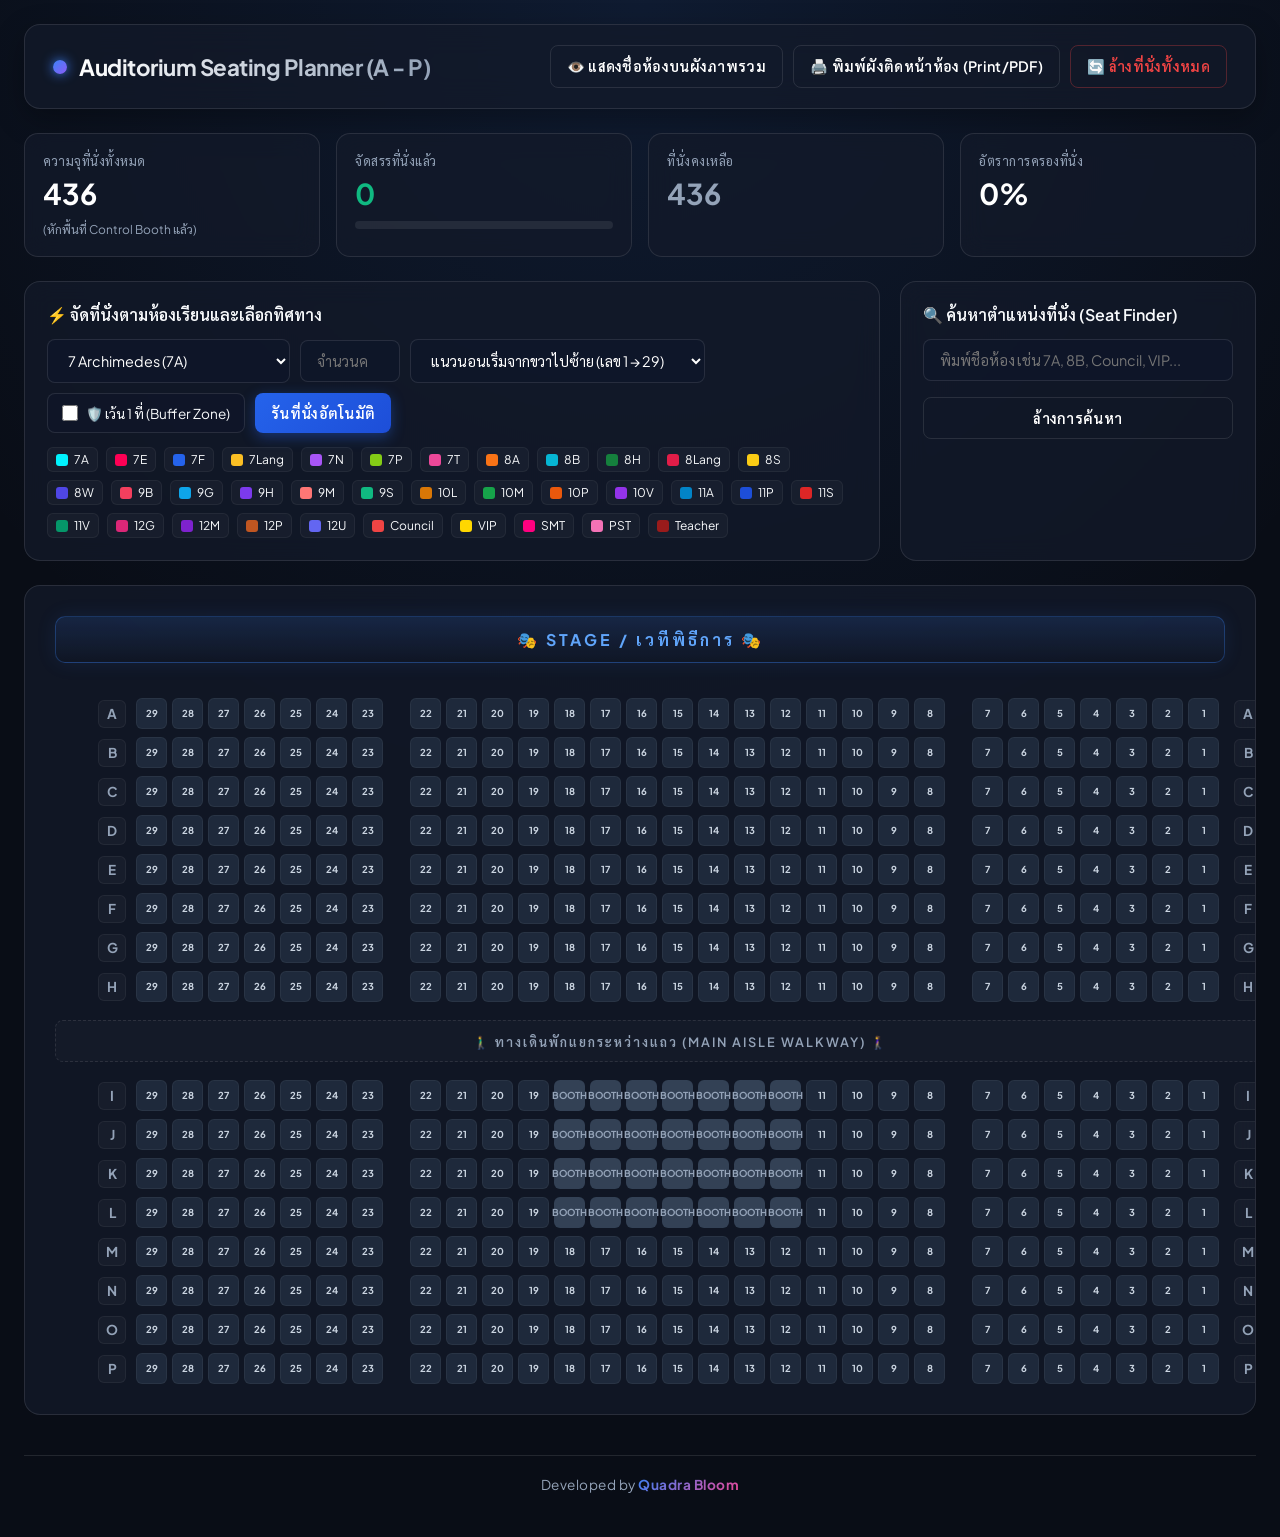
<file: index.html>
<!DOCTYPE html>
<html lang="th">
<head>
    <meta charset="UTF-8">
    <meta name="viewport" content="width=device-width, initial-scale=1.0">
    <title>AI Studio Auditorium Seating Planner</title>
    <link href="https://fonts.googleapis.com/css2?family=Plus+Jakarta+Sans:wght@400;500;600;700&family=Sarabun:wght@300;400;500;600;700&display=swap" rel="stylesheet">
    <link rel="stylesheet" href="styles.css">
</head>
<body>

<div class="container">
    <header>
        <div class="logo-title">
            <div class="logo-badge"></div>
            <h1>Auditorium Seating Planner (A - P)</h1>
        </div>
        <div style="display: flex; gap: 10px;">
            <button class="btn-outline" id="toggle-label-btn" onclick="toggleClassLabelsOverview()">👁️ แสดงชื่อห้องบนผังภาพรวม</button>
            <button class="btn-outline" onclick="window.print()">🖨️ พิมพ์ผังติดหน้าห้อง (Print/PDF)</button>
            <button class="btn-outline" style="color: #ef4444; border-color: rgba(239, 68, 68, 0.3);" onclick="resetAllSeats()">🔄 ล้างที่นั่งทั้งหมด</button>
        </div>
    </header>

    <!-- Dashboard Gauges -->
    <div class="dashboard">
        <div class="stat-card">
            <div class="stat-label">ความจุที่นั่งทั้งหมด</div>
            <div class="stat-value" id="total-seats">0</div>
            <span style="font-size: 0.75rem; color: var(--text-secondary);">(หักพื้นที่ Control Booth แล้ว)</span>
        </div>
        <div class="stat-card">
            <div class="stat-label">จัดสรรที่นั่งแล้ว</div>
            <div class="stat-value" id="allocated-seats" style="color: #10b981;">0</div>
            <div class="progress-bar"><div class="progress-fill" id="progress-fill"></div></div>
        </div>
        <div class="stat-card">
            <div class="stat-label">ที่นั่งคงเหลือ</div>
            <div class="stat-value" id="remaining-seats" style="color: var(--text-secondary);">0</div>
        </div>
        <div class="stat-card">
            <div class="stat-label">อัตราการครองที่นั่ง</div>
            <div class="stat-value" id="occupancy-rate">0%</div>
        </div>
    </div>

    <!-- Controls Panel -->
    <div class="controls-grid">
        <div class="panel">
            <div class="panel-title">⚡ จัดที่นั่งตามห้องเรียนและเลือกทิศทาง</div>
            <div class="form-row">
                <select id="class-select" style="min-width: 230px;"></select>
                
                <input type="number" id="group-count" placeholder="จำนวนคน" style="width: 100px;" min="1">
                
                <select id="allocation-mode" style="min-width: 240px;">
                    <optgroup label="↔️ จัดแนวนอนทีละแถว">
                        <option value="HORIZ_1_TO_29">แนวนอนเริ่มจากขวาไปซ้าย (เลข 1 → 29)</option>
                        <option value="HORIZ_29_TO_1">แนวนอนเริ่มจากซ้ายไปขวา (เลข 29 → 1)</option>
                    </optgroup>
                    <optgroup label="↕️ จัดแนวตั้งเกาะกลุ่มโซน">
                        <option value="ZONE_RIGHT_VER">แนวตั้งโซนขวาก่อน (เลข 1-7)</option>
                        <option value="ZONE_CENTER_VER">แนวตั้งโซนกลางก่อน (เลข 8-22)</option>
                        <option value="ZONE_LEFT_VER">แนวตั้งโซนซ้ายก่อน (เลข 23-29)</option>
                    </optgroup>
                </select>

                <!-- Buffer Zone Checkbox -->
                <label class="checkbox-label" title="เมื่อติ๊กเปิด ระบบจะเว้นเก้าอี้ว่าง 1 ที่นั่งก่อนเริ่มรันกลุ่มใหม่">
                    <input type="checkbox" id="buffer-zone-check">
                    🛡️ เว้น 1 ที่ (Buffer Zone)
                </label>

                <button onclick="allocateGroup()">รันที่นั่งอัตโนมัติ</button>
            </div>

            <div class="legend-container" id="legend-container"></div>
        </div>

        <div class="panel">
            <div class="panel-title">🔍 ค้นหาตำแหน่งที่นั่ง (Seat Finder)</div>
            <div class="form-row" style="flex-direction: column; align-items: stretch;">
                <input type="text" id="search-input" placeholder="พิมพ์ชื่อห้อง เช่น 7A, 8B, Council, VIP..." oninput="searchSeats()">
                <button class="btn-outline" style="margin-top: 6px;" onclick="clearSearch()">ล้างการค้นหา</button>
            </div>
        </div>
    </div>

    <!-- 2D Seating Layout Map -->
    <div class="seating-wrapper" id="seating-wrapper">
        <div class="stage">🎭 STAGE / เวทีพิธีการ 🎭</div>
        <div class="seating-grid" id="seating-grid"></div>
    </div>

    <!-- Footer Credit -->
    <footer>
        Developed by <span class="brand">Quadra Bloom</span>
    </footer>
</div>

<script src="script.js"></script>
</body>
</html>
</file>
<file: styles.css>
:root {
    --bg-main: #090d16;
    --panel-bg: rgba(19, 26, 42, 0.75);
    --panel-border: rgba(255, 255, 255, 0.1);
    --text-primary: #f8fafc;
    --text-secondary: #94a3b8;
    --accent-glow: #3b82f6;
    --seat-empty: #1e293b;
    --booth-bg: #334155;
}

* { 
    box-sizing: border-box; 
    margin: 0; 
    padding: 0; 
    font-family: 'Plus Jakarta Sans', 'Sarabun', sans-serif; 
}

body { 
    background-color: var(--bg-main); 
    color: var(--text-primary); 
    padding: 24px; 
    min-height: 100vh; 
    background-image: radial-gradient(circle at 50% 0%, rgba(59, 130, 246, 0.12), transparent 50%); 
}

.container { 
    max-width: 1600px; 
    margin: 0 auto; 
}

header { 
    display: flex; 
    justify-content: space-between; 
    align-items: center; 
    margin-bottom: 24px; 
    background: var(--panel-bg); 
    backdrop-filter: blur(16px); 
    padding: 20px 28px; 
    border-radius: 16px; 
    border: 1px solid var(--panel-border); 
    box-shadow: 0 10px 30px rgba(0,0,0,0.3); 
}

.logo-title { 
    display: flex; 
    align-items: center; 
    gap: 12px; 
}

.logo-badge { 
    background: linear-gradient(135deg, #3b82f6, #8b5cf6); 
    width: 14px; 
    height: 14px; 
    border-radius: 50%; 
    box-shadow: 0 0 12px #3b82f6; 
}

h1 { 
    font-size: 1.4rem; 
    font-weight: 700; 
    letter-spacing: -0.5px; 
    background: linear-gradient(to right, #ffffff, #94a3b8); 
    -webkit-background-clip: text; 
    -webkit-text-fill-color: transparent; 
}

/* Dashboard Stat Cards */
.dashboard { 
    display: grid; 
    grid-template-columns: repeat(auto-fit, minmax(220px, 1fr)); 
    gap: 16px; 
    margin-bottom: 24px; 
}

.stat-card { 
    background: var(--panel-bg); 
    backdrop-filter: blur(12px); 
    padding: 18px; 
    border-radius: 14px; 
    border: 1px solid var(--panel-border); 
    text-align: left; 
}

.stat-label { 
    font-size: 0.8rem; 
    color: var(--text-secondary); 
    text-transform: uppercase; 
    letter-spacing: 0.5px; 
}

.stat-value { 
    font-size: 1.8rem; 
    font-weight: 700; 
    margin: 6px 0; 
    color: #fff; 
}

.progress-bar { 
    background: rgba(255,255,255,0.08); 
    height: 8px; 
    border-radius: 4px; 
    overflow: hidden; 
    margin-top: 10px; 
}

.progress-fill { 
    height: 100%; 
    background: linear-gradient(90deg, #3b82f6, #10b981); 
    width: 0%; 
    transition: width 0.4s ease; 
}

/* Control Panel */
.controls-grid { 
    display: grid; 
    grid-template-columns: 2.4fr 1fr; 
    gap: 20px; 
    margin-bottom: 24px; 
}

.panel { 
    background: var(--panel-bg); 
    backdrop-filter: blur(12px); 
    padding: 22px; 
    border-radius: 16px; 
    border: 1px solid var(--panel-border); 
}

.panel-title { 
    font-size: 1rem; 
    font-weight: 600; 
    margin-bottom: 14px; 
    display: flex; 
    align-items: center; 
    gap: 8px; 
}

.form-row { 
    display: flex; 
    gap: 10px; 
    flex-wrap: wrap; 
    align-items: center; 
}

input, select, button { 
    padding: 11px 16px; 
    background: rgba(15, 23, 42, 0.8); 
    border: 1px solid var(--panel-border); 
    border-radius: 8px; 
    font-size: 0.9rem; 
    color: #fff; 
    outline: none; 
    transition: all 0.2s; 
}

input:focus, select:focus { 
    border-color: var(--accent-glow); 
    box-shadow: 0 0 10px rgba(59, 130, 246, 0.3); 
}

button { 
    background: linear-gradient(135deg, #2563eb, #1d4ed8); 
    border: none; 
    cursor: pointer; 
    font-weight: 600; 
    letter-spacing: 0.3px; 
    box-shadow: 0 4px 14px rgba(37, 99, 235, 0.4); 
}

button:hover { 
    transform: translateY(-1px); 
    box-shadow: 0 6px 20px rgba(37, 99, 235, 0.6); 
}

.btn-outline { 
    background: transparent; 
    border: 1px solid var(--panel-border); 
    box-shadow: none; 
}

.btn-outline:hover { 
    background: rgba(255,255,255,0.05); 
}

.btn-active { 
    background: #3b82f6 !important; 
    color: white !important; 
    border-color: #60a5fa !important; 
}

/* Buffer Zone Checkbox */
.checkbox-label { 
    display: flex; 
    align-items: center; 
    gap: 8px; 
    font-size: 0.85rem; 
    color: var(--text-primary); 
    cursor: pointer; 
    user-select: none; 
    background: rgba(15, 23, 42, 0.6); 
    padding: 10px 14px; 
    border-radius: 8px; 
    border: 1px solid var(--panel-border); 
}

.checkbox-label input { 
    width: 16px; 
    height: 16px; 
    accent-color: #3b82f6; 
    cursor: pointer; 
}

/* Seating Map Layout */
.seating-wrapper { 
    background: var(--panel-bg); 
    backdrop-filter: blur(12px); 
    padding: 30px; 
    border-radius: 16px; 
    border: 1px solid var(--panel-border); 
    overflow-x: auto; 
}

.stage { 
    background: linear-gradient(180deg, rgba(59, 130, 246, 0.15), transparent); 
    border: 1px solid rgba(59, 130, 246, 0.3); 
    color: #60a5fa; 
    text-align: center; 
    padding: 12px; 
    border-radius: 10px; 
    font-weight: 700; 
    letter-spacing: 3px; 
    margin-bottom: 35px; 
    text-transform: uppercase; 
    box-shadow: 0 0 20px rgba(59, 130, 246, 0.1); 
}

.seating-grid { 
    display: flex; 
    flex-direction: column; 
    gap: 8px; 
    min-width: 1250px; 
}

.row-container { 
    display: flex; 
    align-items: center; 
    gap: 10px; 
    justify-content: center; 
}

.row-label { 
    width: 28px; 
    height: 28px; 
    display: flex; 
    align-items: center; 
    justify-content: center; 
    font-weight: 700; 
    font-size: 0.85rem; 
    color: var(--text-secondary); 
    background: rgba(255,255,255,0.03); 
    border-radius: 6px; 
    border: 1px solid rgba(255,255,255,0.05); 
}

/* Aisle Space between H and I */
.aisle-gap { 
    height: 42px; 
    margin: 10px 0; 
    display: flex; 
    align-items: center; 
    justify-content: center; 
    background: rgba(255, 255, 255, 0.02); 
    border-radius: 8px; 
    border: 1px dashed rgba(255, 255, 255, 0.1); 
    color: var(--text-secondary); 
    font-size: 0.8rem; 
    letter-spacing: 2px; 
    font-weight: 600; 
}

.block-section { 
    display: flex; 
    gap: 5px; 
}

.block-side { 
    width: calc(7 * 36px); 
}

.block-center { 
    width: calc(15 * 36px); 
    margin: 0 12px; 
}

/* Seat Element Styling */
.seat {
    width: 31px; 
    height: 31px; 
    border-radius: 6px; 
    background-color: var(--seat-empty);
    display: flex; 
    flex-direction: column; 
    align-items: center; 
    justify-content: center;
    font-size: 0.65rem; 
    font-weight: 700; 
    color: #cbd5e1; 
    cursor: pointer;
    user-select: none; 
    transition: all 0.15s ease; 
    position: relative; 
    border: 1px solid rgba(255, 255, 255, 0.05);
    line-height: 1;
}

.seat:hover:not(.booth) { 
    transform: scale(1.3); 
    z-index: 25; 
    box-shadow: 0 0 15px rgba(255,255,255,0.4); 
}

.seat.booth { 
    background-color: var(--booth-bg); 
    color: #94a3b8; 
    cursor: not-allowed; 
    font-size: 0.55rem; 
    border: none; 
}

/* Sub-label inside seat */
.seat-code { 
    font-size: 0.6rem; 
    font-weight: 700; 
}

.seat-class-tag { 
    font-size: 0.5rem; 
    font-weight: 800; 
    opacity: 0.95; 
    margin-top: 1px; 
    display: none; 
    text-transform: uppercase; 
    overflow: hidden; 
    max-width: 28px; 
    text-overflow: ellipsis; 
    white-space: nowrap; 
}

/* Mode: Show Class Names Overview */
.show-class-labels .seat-class-tag { 
    display: block; 
}

.show-class-labels .seat-code { 
    font-size: 0.52rem; 
    opacity: 0.8; 
}

/* Highlight Blink for Search */
@keyframes pulse-highlight {
    0% { transform: scale(1); box-shadow: 0 0 0 0 rgba(239, 68, 68, 0.8); }
    70% { transform: scale(1.35); box-shadow: 0 0 0 12px rgba(239, 68, 68, 0); }
    100% { transform: scale(1); box-shadow: 0 0 0 0 rgba(239, 68, 68, 0); }
}

.seat.highlight { 
    animation: pulse-highlight 1.2s infinite; 
    z-index: 30; 
    border: 2px solid #fff !important; 
}

/* Tooltip Preview System */
.seat-tooltip {
    position: absolute; 
    bottom: 130%; 
    left: 50%; 
    transform: translateX(-50%);
    background: #020617; 
    color: #fff; 
    padding: 8px 12px; 
    border-radius: 8px;
    font-size: 0.75rem; 
    white-space: nowrap; 
    display: none; 
    pointer-events: none; 
    border: 1px solid var(--panel-border); 
    box-shadow: 0 10px 25px rgba(0,0,0,0.6); 
    z-index: 40; 
    text-align: left;
}

.seat:hover .seat-tooltip { 
    display: block; 
}

/* Color Badges Legend */
.legend-container { 
    display: flex; 
    flex-wrap: wrap; 
    gap: 8px; 
    margin-top: 14px; 
    max-height: 130px; 
    overflow-y: auto; 
    padding-right: 5px; 
}

.legend-item { 
    display: flex; 
    align-items: center; 
    gap: 6px; 
    font-size: 0.75rem; 
    background: rgba(255,255,255,0.03); 
    padding: 4px 8px; 
    border-radius: 6px; 
    border: 1px solid rgba(255,255,255,0.05); 
}

.legend-box { 
    width: 12px; 
    height: 12px; 
    border-radius: 3px; 
}

/* Footer Credits */
footer { 
    margin-top: 40px; 
    padding: 20px; 
    text-align: center; 
    border-top: 1px solid var(--panel-border); 
    color: var(--text-secondary); 
    font-size: 0.85rem; 
    letter-spacing: 0.5px; 
}

footer .brand { 
    font-weight: 700; 
    background: linear-gradient(135deg, #3b82f6, #ec4899); 
    -webkit-background-clip: text; 
    -webkit-text-fill-color: transparent; 
}

/* Print Media Styles */
@media print {
    body { 
        background: white !important; 
        color: black !important; 
        padding: 0; 
    }
    header, .controls-grid, .dashboard, footer { 
        display: none !important; 
    }
    .seating-wrapper { 
        border: none; 
        background: white; 
        padding: 0; 
    }
    .seat { 
        -webkit-print-color-adjust: exact; 
        print-color-adjust: exact; 
        border: 1px solid #ccc; 
    }
    .seat.booth { 
        background: #94a3b8 !important; 
        color: white !important; 
    }
    .seat-class-tag { 
        display: block !important; 
        color: rgba(0, 0, 0, 0.5) !important; 
        font-size: 0.55rem !important; 
        font-weight: bold !important; 
    }
    .seat-code { 
        color: rgba(0, 0, 0, 0.6) !important; 
        font-size: 0.5rem !important; 
    }
}
</file>
